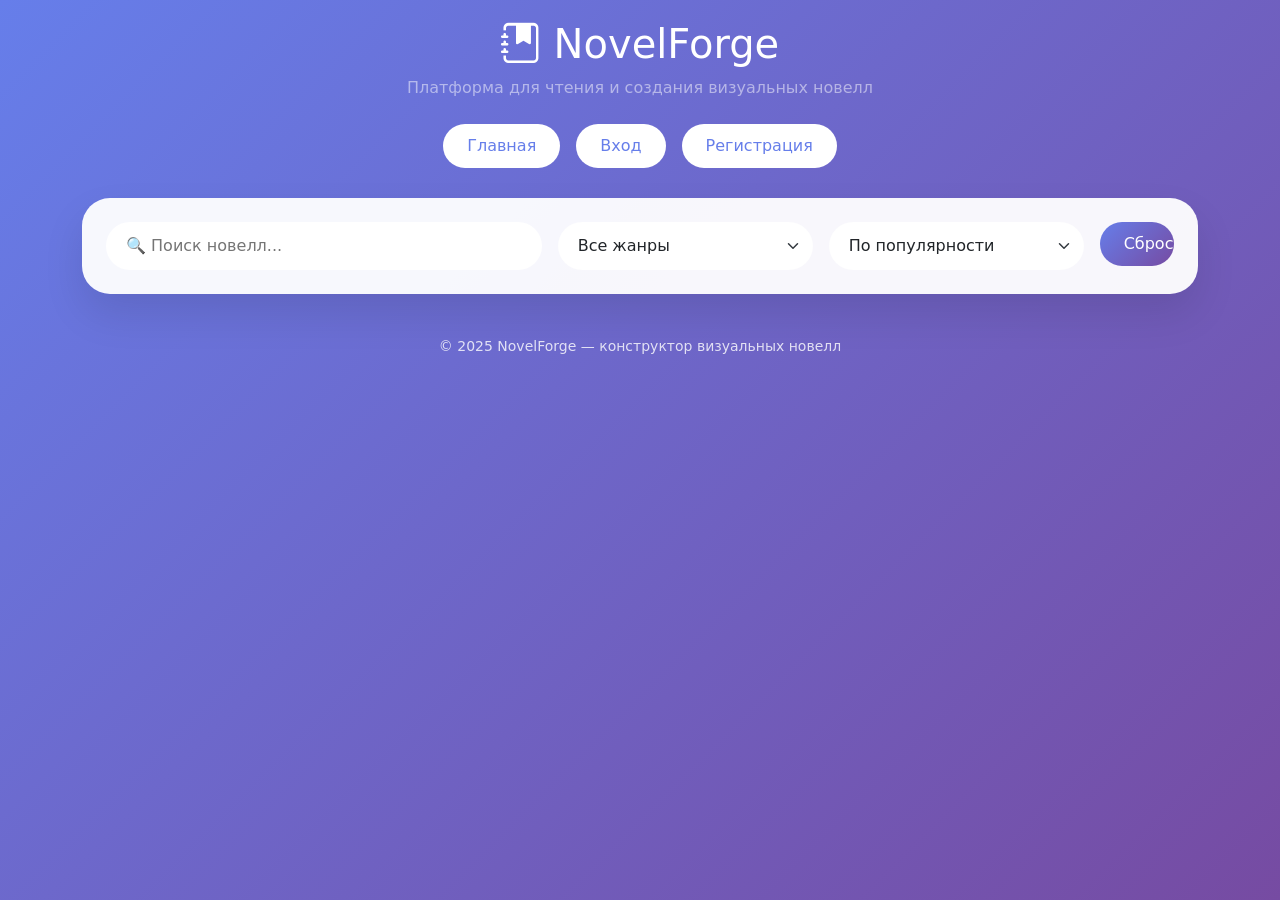
<file: index.html>
<!DOCTYPE html>
<html lang="ru">
<head>
    <meta charset="UTF-8">
    <meta name="viewport" content="width=device-width, initial-scale=1.0">
    <title>NovelForge — каталог визуальных новелл</title>
    <link href="https://cdn.jsdelivr.net/npm/bootstrap@5.3.0/dist/css/bootstrap.min.css" rel="stylesheet">
    <link rel="stylesheet" href="https://cdn.jsdelivr.net/npm/bootstrap-icons@1.11.0/font/bootstrap-icons.css">
    <link rel="stylesheet" href="css/style.css">
</head>
<body>
    <div class="container">
        <div class="text-center mb-4">
            <h1 class="text-white"><i class="bi bi-journal-bookmark-fill"></i> NovelForge</h1>
            <p class="text-white-50">Платформа для чтения и создания визуальных новелл</p>
        </div>

        <div class="nav-links" id="navLinks">
            <a href="index.html">Главная</a>
            <a href="#" id="editorNavLink" style="display: none;">Мои новеллы</a>
            <a href="login.html" id="loginNavLink">Вход</a>
            <a href="register.html" id="registerNavLink">Регистрация</a>
            <span id="userGreeting" style="display: none; background: white; padding: 8px 20px; border-radius: 40px; color: #667eea;">
                <span id="userName"></span>
            </span>
            <a href="#" id="logoutNavLink" style="display: none;">Выйти</a>
        </div>


        <div class="glass-card mb-4">
            <div class="row g-3">
                <div class="col-md-5">
                    <input type="text" id="searchInput" class="search-bar" placeholder="🔍 Поиск новелл...">
                </div>
                <div class="col-md-3">
                    <select id="genreFilter" class="form-select search-bar">
                        <option value="all">Все жанры</option>
                        <option value="Романтика">Романтика</option>
                        <option value="Фэнтези">Фэнтези</option>
                        <option value="Научная фантастика">Научная фантастика</option>
                        <option value="Детектив">Детектив</option>
                        <option value="Ужасы">Ужасы</option>
                        <option value="Приключения">Приключения</option>
                        <option value="Комедия">Комедия</option>
                        <option value="Драма">Драма</option>
                    </select>
                </div>
                <div class="col-md-3">
                    <select id="sortFilter" class="form-select search-bar">
                        <option value="popular">По популярности</option>
                        <option value="newest">По дате добавления</option>
                        <option value="rating">По рейтингу</option>
                    </select>
                </div>
                <div class="col-md-1">
                    <button class="btn btn-primary w-100" id="resetFiltersBtn">Сброс</button>
                </div>
            </div>
        </div>

        <div id="novelsContainer" class="row g-4">

        </div>
        
        <footer>
            <small>© 2025 NovelForge — конструктор визуальных новелл</small>
        </footer>
    </div>

    <script src="https://cdn.jsdelivr.net/npm/bootstrap@5.3.0/dist/js/bootstrap.bundle.min.js"></script>
    <script src="js/auth.js"></script>
    <script src="js/editor.js"></script>
    <script>
        let currentUser = null;
        
        function updateNavigation() {
            const isLoggedIn = isUserLoggedIn();
            currentUser = getCurrentUser();
            
            const editorNavLink = document.getElementById("editorNavLink");
            const loginNavLink = document.getElementById("loginNavLink");
            const registerNavLink = document.getElementById("registerNavLink");
            const logoutNavLink = document.getElementById("logoutNavLink");
            const userGreeting = document.getElementById("userGreeting");
            const userNameSpan = document.getElementById("userName");
            
            if (isLoggedIn && currentUser) {
                if (editorNavLink) {
                    editorNavLink.style.display = "inline-block";
                    editorNavLink.href = currentUser.role === "author" ? "editorNovel.html" : "profile.html";
                    editorNavLink.textContent = currentUser.role === "author" ? "Редактор" : "Мой профиль";
                }
                if (loginNavLink) loginNavLink.style.display = "none";
                if (registerNavLink) registerNavLink.style.display = "none";
                if (logoutNavLink) logoutNavLink.style.display = "inline-block";
                if (userGreeting) userGreeting.style.display = "inline-block";
                if (userNameSpan) userNameSpan.textContent = currentUser.name;
                
                logoutNavLink.onclick = (e) => { e.preventDefault(); logout(); };
            } else {
                if (editorNavLink) editorNavLink.style.display = "none";
                if (loginNavLink) loginNavLink.style.display = "inline-block";
                if (registerNavLink) registerNavLink.style.display = "inline-block";
                if (logoutNavLink) logoutNavLink.style.display = "none";
                if (userGreeting) userGreeting.style.display = "none";
            }
        }
        
        function renderNovels() {
            let novels = getNovels();
            const searchTerm = document.getElementById("searchInput")?.value.toLowerCase() || "";
            const genre = document.getElementById("genreFilter")?.value || "all";
            const sort = document.getElementById("sortFilter")?.value || "popular";
            
            let filtered = novels.filter(n => {
                const matchSearch = n.title.toLowerCase().includes(searchTerm) || n.description.toLowerCase().includes(searchTerm);
                const matchGenre = genre === "all" || n.genre === genre;
                return matchSearch && matchGenre;
            });
            
            if (sort === "popular") filtered.sort((a, b) => b.views - a.views);
            else if (sort === "newest") filtered.sort((a, b) => new Date(b.createdAt) - new Date(a.createdAt));
            else if (sort === "rating") filtered.sort((a, b) => b.rating - a.rating);
            
            const container = document.getElementById("novelsContainer");
            if (!container) return;
            
            if (filtered.length === 0) {
                container.innerHTML = `<div class="col-12"><div class="glass-card text-center">Новелл не найдено. Попробуйте изменить фильтры.</div></div>`;
                return;
            }
            
            container.innerHTML = filtered.map(novel => `
                <div class="col-md-6 col-lg-4">
                    <div class="novel-card glass-card h-100" onclick="openNovel('${novel.id}')">
                        <div class="text-center mb-3">
                            <i class="bi bi-journal-bookmark" style="font-size: 60px; color: #667eea;"></i>
                        </div>
                        <h5 class="fw-bold">${escapeHtml(novel.title)}</h5>
                        <p class="small text-muted">${escapeHtml(novel.author)}</p>
                        <p class="small">${escapeHtml(novel.description.substring(0, 100))}...</p>
                        <div class="d-flex justify-content-between align-items-center mt-2">
                            <span class="badge bg-secondary">${novel.genre || "Без жанра"}</span>
                            <span class="rating">${"⭐".repeat(Math.floor(novel.rating || 0))} ${novel.rating ? novel.rating.toFixed(1) : "Нет оценок"}</span>
                        </div>
                        <div class="d-flex justify-content-between mt-2 small text-muted">
                            <span><i class="bi bi-eye"></i> ${novel.views || 0}</span>
                            <span><i class="bi bi-chat"></i> ${getComments(novel.id).length}</span>
                        </div>
                    </div>
                </div>
            `).join("");
        }
        
        function escapeHtml(str) {
            if (!str) return "";
            return str.replace(/[&<>]/g, function(m) {
                if (m === '&') return '&amp;';
                if (m === '<') return '&lt;';
                if (m === '>') return '&gt;';
                return m;
            });
        }
        
        function openNovel(novelId) {
            incrementViews(novelId);
            window.location.href = `reader.html?id=${novelId}`;
        }
        
        document.getElementById("searchInput")?.addEventListener("input", renderNovels);
        document.getElementById("genreFilter")?.addEventListener("change", renderNovels);
        document.getElementById("sortFilter")?.addEventListener("change", renderNovels);
        document.getElementById("resetFiltersBtn")?.addEventListener("click", () => {
            document.getElementById("searchInput").value = "";
            document.getElementById("genreFilter").value = "all";
            document.getElementById("sortFilter").value = "popular";
            renderNovels();
        });
        
        updateNavigation();
        renderNovels();
    </script>
</body>
</html>
</file>
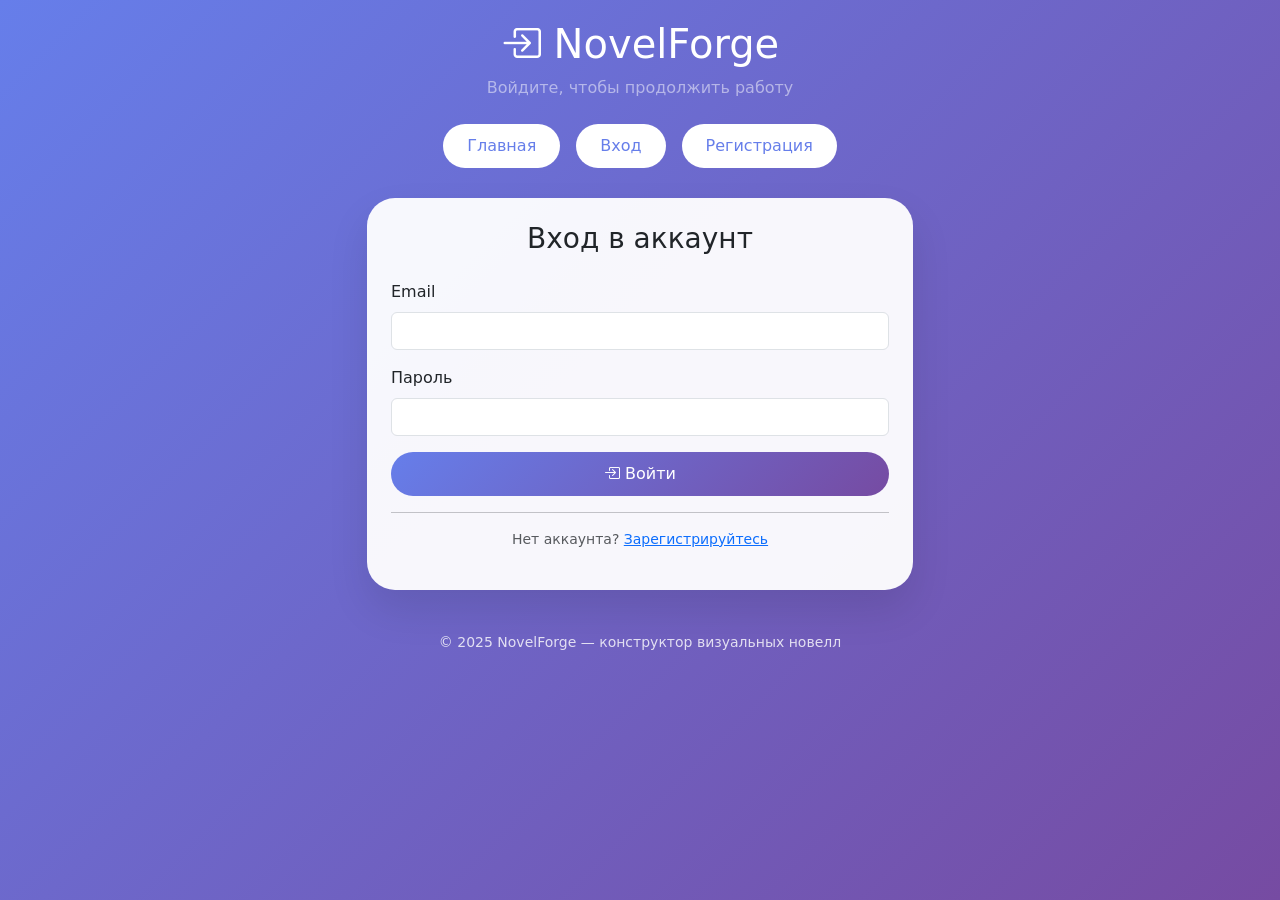
<file: login.html>
<!DOCTYPE html>
<html lang="ru">
<head>
    <meta charset="UTF-8">
    <meta name="viewport" content="width=device-width, initial-scale=1.0">
    <title>Вход — NovelForge</title>
    <link href="https://cdn.jsdelivr.net/npm/bootstrap@5.3.0/dist/css/bootstrap.min.css" rel="stylesheet">
    <link rel="stylesheet" href="https://cdn.jsdelivr.net/npm/bootstrap-icons@1.11.0/font/bootstrap-icons.css">
    <link rel="stylesheet" href="css/style.css">
</head>
<body>
    <div class="container">
        <div class="text-center mb-4">
            <h1 class="text-white"><i class="bi bi-box-arrow-in-right"></i> NovelForge</h1>
            <p class="text-white-50">Войдите, чтобы продолжить работу</p>
        </div>

        <div class="nav-links">
            <a href="index.html">Главная</a>
            <a href="login.html">Вход</a>
            <a href="register.html">Регистрация</a>
        </div>

        <div class="row justify-content-center">
            <div class="col-md-6">
                <div class="glass-card">
                    <h3 class="text-center mb-4"></i> Вход в аккаунт</h3>
                    
                    <form id="loginForm">
                        <div class="mb-3">
                            <label class="form-label">Email</label>
                            <input type="email" class="form-control" id="loginEmail" required>
                        </div>
                        <div class="mb-3">
                            <label class="form-label">Пароль</label>
                            <input type="password" class="form-control" id="loginPassword" required>
                        </div>
                        <button type="submit" class="btn btn-primary w-100" id="loginBtn">
                            <i class="bi bi-box-arrow-in-right"></i> Войти
                        </button>
                    </form>
                    <div id="loginMessage" class="mt-3 text-center"></div>
                    <hr>
                    <p class="text-muted small text-center">
                        Нет аккаунта? <a href="register.html">Зарегистрируйтесь</a>
                    </p>
                </div>
            </div>
        </div>
        
        <footer>
            <small>© 2025 NovelForge — конструктор визуальных новелл</small>
        </footer>
    </div>

    <script src="https://cdn.jsdelivr.net/npm/bootstrap@5.3.0/dist/js/bootstrap.bundle.min.js"></script>
    <script src="js/auth.js"></script>
    <script>
        if (isUserLoggedIn()) {
            const redirect = localStorage.getItem("redirectAfterLogin") || "editor.html";
            localStorage.removeItem("redirectAfterLogin");
            window.location.href = redirect;
        }
        
        const loginForm = document.getElementById("loginForm");
        const loginBtn = document.getElementById("loginBtn");
        
        loginForm.addEventListener("submit", async function(e) {
            e.preventDefault();
            
            loginBtn.disabled = true;
            loginBtn.innerHTML = '<i class="bi bi-hourglass-split"></i> Вход...';
            
            const email = document.getElementById("loginEmail").value.trim();
            const password = document.getElementById("loginPassword").value;
            
            if (!email || !password) {
                showMessage("Заполните все поля!", "danger");
                loginBtn.disabled = false;
                loginBtn.innerHTML = '<i class="bi bi-box-arrow-in-right"></i> Войти';
                return;
            }
            
            try {
                const success = await loginUser(email, password);
                
                if (success) {
                    showMessage("Вход выполнен успешно! Перенаправление...", "success");
                    
                    const redirect = localStorage.getItem("redirectAfterLogin") || "editorNovel.html";
                    localStorage.removeItem("redirectAfterLogin");
                    
                    setTimeout(() => {
                        window.location.href = redirect;
                    }, 1000);
                } else {
                    showMessage("Неверный email или пароль!", "danger");
                    loginBtn.disabled = false;
                    loginBtn.innerHTML = '<i class="bi bi-box-arrow-in-right"></i> Войти';
                }
            } catch (error) {
                console.error("Ошибка входа:", error);
                showMessage("Произошла ошибка при входе. Попробуйте ещё раз.", "danger");
                loginBtn.disabled = false;
                loginBtn.innerHTML = '<i class="bi bi-box-arrow-in-right"></i> Войти';
            }
        });
        
        function showMessage(msg, type) {
            const messageDiv = document.getElementById("loginMessage");
            messageDiv.innerHTML = `<div class="alert alert-${type}">${msg}</div>`;
            setTimeout(() => messageDiv.innerHTML = "", 3000);
        }
    </script>
</body>
</html>
</file>
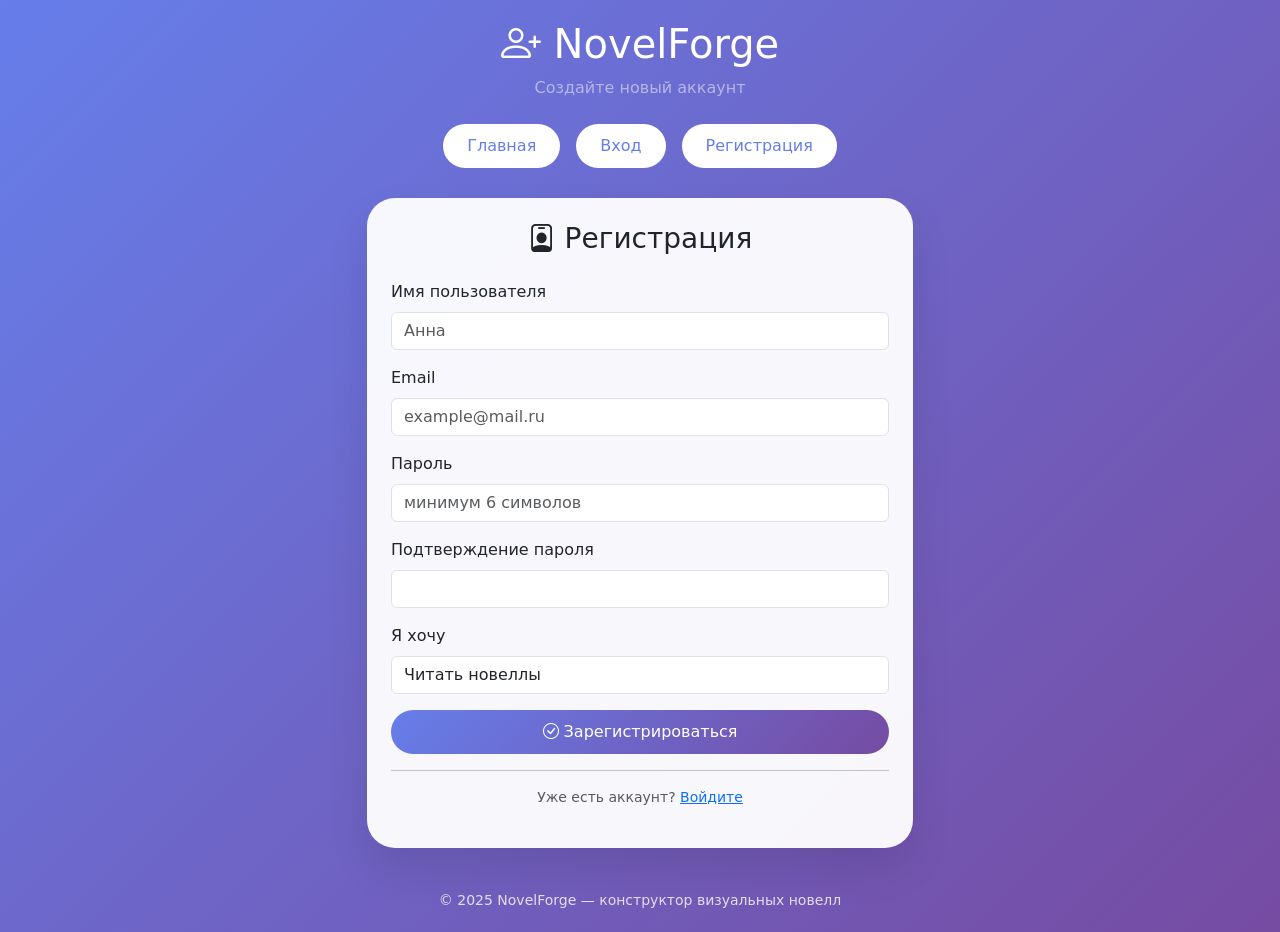
<file: register.html>
<!DOCTYPE html>
<html lang="ru">
<head>
    <meta charset="UTF-8">
    <meta name="viewport" content="width=device-width, initial-scale=1.0">
    <title>Регистрация — NovelForge</title>
    <link href="https://cdn.jsdelivr.net/npm/bootstrap@5.3.0/dist/css/bootstrap.min.css" rel="stylesheet">
    <link rel="stylesheet" href="https://cdn.jsdelivr.net/npm/bootstrap-icons@1.11.0/font/bootstrap-icons.css">
    <link rel="stylesheet" href="css/style.css">
    <style>
        .invalid-input {
            border-color: #dc3545 !important;
            background-color: #fff0f0 !important;
        }
        .valid-input {
            border-color: #198754 !important;
            background-color: #f0fff0 !important;
        }
        .error-message {
            color: #dc3545;
            font-size: 0.8rem;
            margin-top: 5px;
        }
        .success-message {
            color: #198754;
            font-size: 0.8rem;
            margin-top: 5px;
        }
    </style>
</head>
<body>
    <div class="container">
        <div class="text-center mb-4">
            <h1 class="text-white"><i class="bi bi-person-plus"></i> NovelForge</h1>
            <p class="text-white-50">Создайте новый аккаунт</p>
        </div>

        <div class="nav-links">
            <a href="index.html">Главная</a>
            <a href="login.html">Вход</a>
            <a href="register.html">Регистрация</a>
        </div>

        <div class="row justify-content-center">
            <div class="col-md-6">
                <div class="glass-card">
                    <h3 class="text-center mb-4"><i class="bi bi-person-badge"></i> Регистрация</h3>
                    
                    <form id="registerForm">
                        <div class="mb-3">
                            <label class="form-label">Имя пользователя</label>
                            <input type="text" class="form-control" id="regName" placeholder="Анна" required>
                            <div id="nameError" class="error-message"></div>
                        </div>
                        
                        <div class="mb-3">
                            <label class="form-label">Email</label>
                            <input type="email" class="form-control" id="regEmail" placeholder="example@mail.ru" required>
                            <div id="emailError" class="error-message"></div>
                        </div>
                        
                        <div class="mb-3">
                            <label class="form-label">Пароль</label>
                            <input type="password" class="form-control" id="regPassword" placeholder="минимум 6 символов" required>
                            <div id="passwordError" class="error-message"></div>
                        </div>
                        
                        <div class="mb-3">
                            <label class="form-label">Подтверждение пароля</label>
                            <input type="password" class="form-control" id="regPasswordConfirm" required>
                            <div id="confirmError" class="error-message"></div>
                        </div>
                        
                        <div class="mb-3">
                            <label class="form-label">Я хочу</label>
                            <select class="form-control" id="regRole">
                                <option value="reader">Читать новеллы</option>
                                <option value="author">Создавать новеллы</option>
                            </select>
                        </div>
                        
                        <button type="submit" class="btn btn-primary w-100" id="registerBtn">
                            <i class="bi bi-check-circle"></i> Зарегистрироваться
                        </button>
                    </form>
                    <div id="registerMessage" class="mt-3 text-center"></div>
                    <hr>
                    <p class="text-muted small text-center">
                        Уже есть аккаунт? <a href="login.html">Войдите</a>
                    </p>
                </div>
            </div>
        </div>
        
        <footer>
            <small>© 2025 NovelForge — конструктор визуальных новелл</small>
        </footer>
    </div>

    <script src="https://cdn.jsdelivr.net/npm/bootstrap@5.3.0/dist/js/bootstrap.bundle.min.js"></script>
    <script src="js/auth.js"></script>
    <script>
        if (isUserLoggedIn()) {
            window.location.href = "index.html";
        }
        
        const nameInput = document.getElementById("regName");
        const emailInput = document.getElementById("regEmail");
        const passwordInput = document.getElementById("regPassword");
        const confirmInput = document.getElementById("regPasswordConfirm");
        const roleSelect = document.getElementById("regRole");
        const registerBtn = document.getElementById("registerBtn");
        
        const nameError = document.getElementById("nameError");
        const emailError = document.getElementById("emailError");
        const passwordError = document.getElementById("passwordError");
        const confirmError = document.getElementById("confirmError");
        
        function validateName() {
            const name = nameInput.value.trim();
            if (name.length < 3) {
                nameInput.classList.add("invalid-input");
                nameInput.classList.remove("valid-input");
                nameError.textContent = "❌ Имя должно быть не менее 3 символов";
                return false;
            }
            if (name.length > 30) {
                nameInput.classList.add("invalid-input");
                nameInput.classList.remove("valid-input");
                nameError.textContent = "❌ Имя не должно превышать 30 символов";
                return false;
            }
            nameInput.classList.remove("invalid-input");
            nameInput.classList.add("valid-input");
            nameError.textContent = "✅";
            return true;
        }
        
        function validateEmail() {
            const email = emailInput.value.trim();
            const emailRegex = /^[^\s@]+@[^\s@]+\.[^\s@]+$/;
            if (!emailRegex.test(email)) {
                emailInput.classList.add("invalid-input");
                emailInput.classList.remove("valid-input");
                emailError.textContent = "❌ Введите корректный email (example@mail.ru)";
                return false;
            }
            if (userExists(email)) {
                emailInput.classList.add("invalid-input");
                emailInput.classList.remove("valid-input");
                emailError.textContent = "❌ Пользователь с таким email уже существует";
                return false;
            }
            emailInput.classList.remove("invalid-input");
            emailInput.classList.add("valid-input");
            emailError.textContent = "✅";
            return true;
        }
        
        function validatePassword() {
            const password = passwordInput.value;
            if (password.length < 6) {
                passwordInput.classList.add("invalid-input");
                passwordInput.classList.remove("valid-input");
                passwordError.textContent = "❌ Пароль должен быть не менее 6 символов";
                return false;
            }
            if (password.length > 50) {
                passwordInput.classList.add("invalid-input");
                passwordInput.classList.remove("valid-input");
                passwordError.textContent = "❌ Пароль не должен превышать 50 символов";
                return false;
            }
            passwordInput.classList.remove("invalid-input");
            passwordInput.classList.add("valid-input");
            passwordError.textContent = "✅";
            return true;
        }
        
        function validateConfirm() {
            const password = passwordInput.value;
            const confirm = confirmInput.value;
            if (password !== confirm) {
                confirmInput.classList.add("invalid-input");
                confirmInput.classList.remove("valid-input");
                confirmError.textContent = "❌ Пароли не совпадают";
                return false;
            }
            if (confirm === "") {
                confirmInput.classList.add("invalid-input");
                confirmInput.classList.remove("valid-input");
                confirmError.textContent = "❌ Подтвердите пароль";
                return false;
            }
            confirmInput.classList.remove("invalid-input");
            confirmInput.classList.add("valid-input");
            confirmError.textContent = "✅";
            return true;
        }
        
        nameInput.addEventListener("input", validateName);
        emailInput.addEventListener("input", validateEmail);
        passwordInput.addEventListener("input", () => {
            validatePassword();
            if (confirmInput.value) validateConfirm();
        });
        confirmInput.addEventListener("input", validateConfirm);
        
        registerForm.addEventListener("submit", async function(e) {
            e.preventDefault();
            
            const isNameValid = validateName();
            const isEmailValid = await validateEmail();
            const isPasswordValid = validatePassword();
            const isConfirmValid = validateConfirm();
            
            if (!isNameValid || !isEmailValid || !isPasswordValid || !isConfirmValid) {
                showMessage("❌ Пожалуйста, исправьте ошибки в форме", "danger");
                return;
            }
            
            registerBtn.disabled = true;
            registerBtn.innerHTML = '<i class="bi bi-hourglass-split"></i> Регистрация...';
            
            const name = nameInput.value.trim();
            const email = emailInput.value.trim();
            const password = passwordInput.value;
            const role = roleSelect.value;
            
            try {
                await saveUser(email, name, password, role);
                await loginUser(email, password);
                
                showMessage("✅ Регистрация успешна!", "success");
                
                setTimeout(() => {
                    if (role === "author") {
                        window.location.href = "editorNovel.html";
                    } else {
                        window.location.href = "index.html";
                    }
                }, 1500);
            } catch (error) {
                console.error(error);
                showMessage("❌ Ошибка при регистрации", "danger");
                registerBtn.disabled = false;
                registerBtn.innerHTML = '<i class="bi bi-check-circle"></i> Зарегистрироваться';
            }
        });
        
        function showMessage(msg, type) {
            const div = document.getElementById("registerMessage");
            div.innerHTML = `<div class="alert alert-${type}">${msg}</div>`;
            setTimeout(() => div.innerHTML = "", 4000);
        }
    </script>
</body>
</html>
</file>
<file: css/style.css>
body {
    background: linear-gradient(135deg, #667eea 0%, #764ba2 100%);
    min-height: 100vh;
    padding: 20px;
}

.glass-card {
    background: rgba(255,255,255,0.95);
    border-radius: 28px;
    box-shadow: 0 20px 40px rgba(0,0,0,0.1);
    padding: 24px;
    transition: transform 0.2s;
}

.nav-links {
    display: flex;
    justify-content: center;
    gap: 16px;
    margin-bottom: 30px;
    flex-wrap: wrap;
}

.nav-links a {
    background: white;
    padding: 10px 24px;
    border-radius: 40px;
    text-decoration: none;
    color: #667eea;
    font-weight: 500;
    transition: 0.2s;
}

.nav-links a:hover {
    background: #667eea;
    color: white;
    transform: translateY(-2px);
}

.novel-card {
    cursor: pointer;
    transition: 0.2s;
    border-radius: 20px;
    overflow: hidden;
}

.novel-card:hover {
    transform: translateY(-5px);
    box-shadow: 0 15px 30px rgba(0,0,0,0.2);
}

.rating {
    color: #ffc107;
}

.preview-box {
    background: linear-gradient(135deg, #1a1a2e, #16213e);
    min-height: 400px;
    border-radius: 20px;
    padding: 20px;
    color: white;
}

.scene-card {
    cursor: pointer;
    transition: 0.2s;
    border-left: 4px solid #667eea;
    padding: 10px;
    margin-bottom: 8px;
    background: #f8f9fa;
    border-radius: 8px;
}

.scene-card.active {
    border-left-color: #28a745;
    background-color: #e8f5e9;
}

.btn-primary {
    background: linear-gradient(135deg, #667eea, #764ba2);
    border: none;
    border-radius: 40px;
    padding: 10px 24px;
}

.btn-primary:hover {
    transform: scale(1.02);
    background: linear-gradient(135deg, #764ba2, #667eea);
}

.search-bar {
    border-radius: 50px;
    padding: 12px 20px;
    border: none;
    width: 100%;
}

footer {
    text-align: center;
    margin-top: 40px;
    color: white;
    opacity: 0.8;
}

.comment {
    background: #f8f9fa;
    border-radius: 16px;
    padding: 15px;
    margin-bottom: 12px;
}

.comment-author {
    font-weight: bold;
    color: #667eea;
}

.progress-bar-custom {
    height: 8px;
    background: #e0e0e0;
    border-radius: 4px;
    overflow: hidden;
}

.progress-fill {
    background: linear-gradient(135deg, #667eea, #764ba2);
    height: 100%;
    border-radius: 4px;
}
</file>
